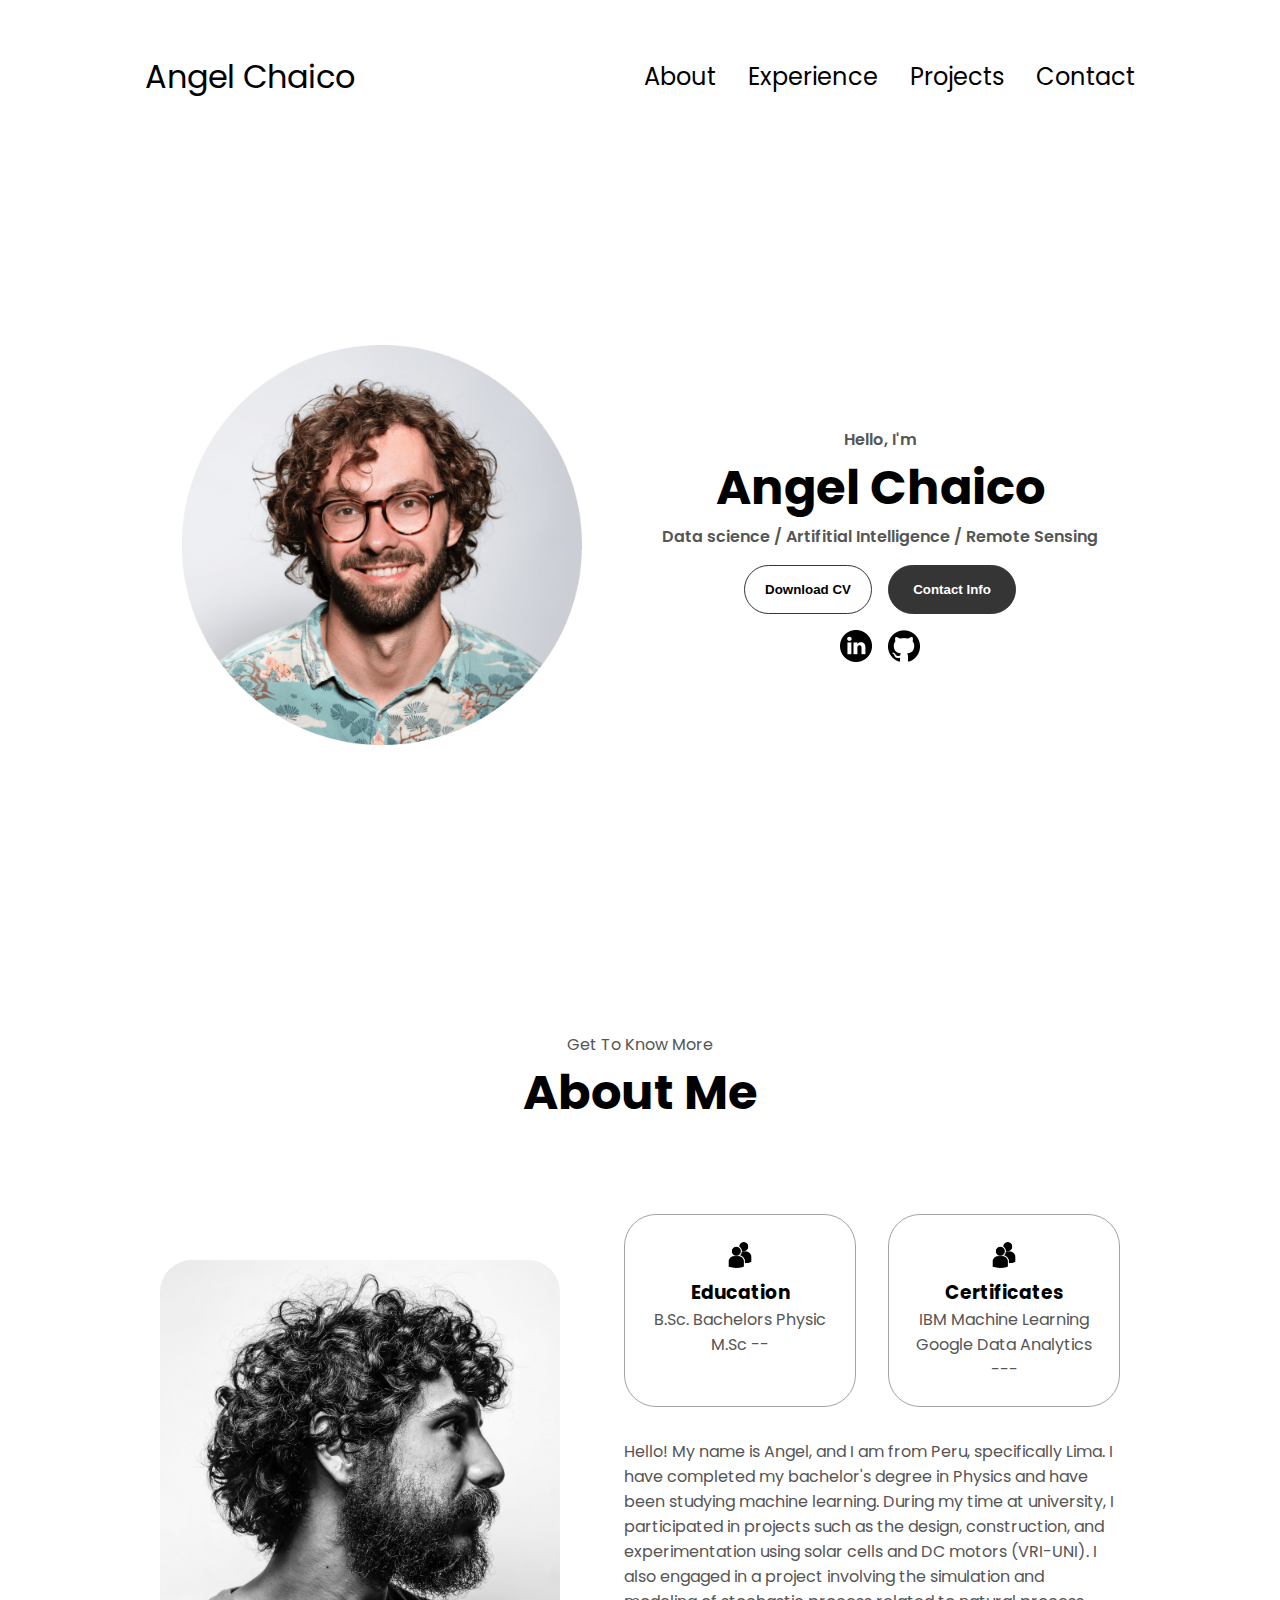
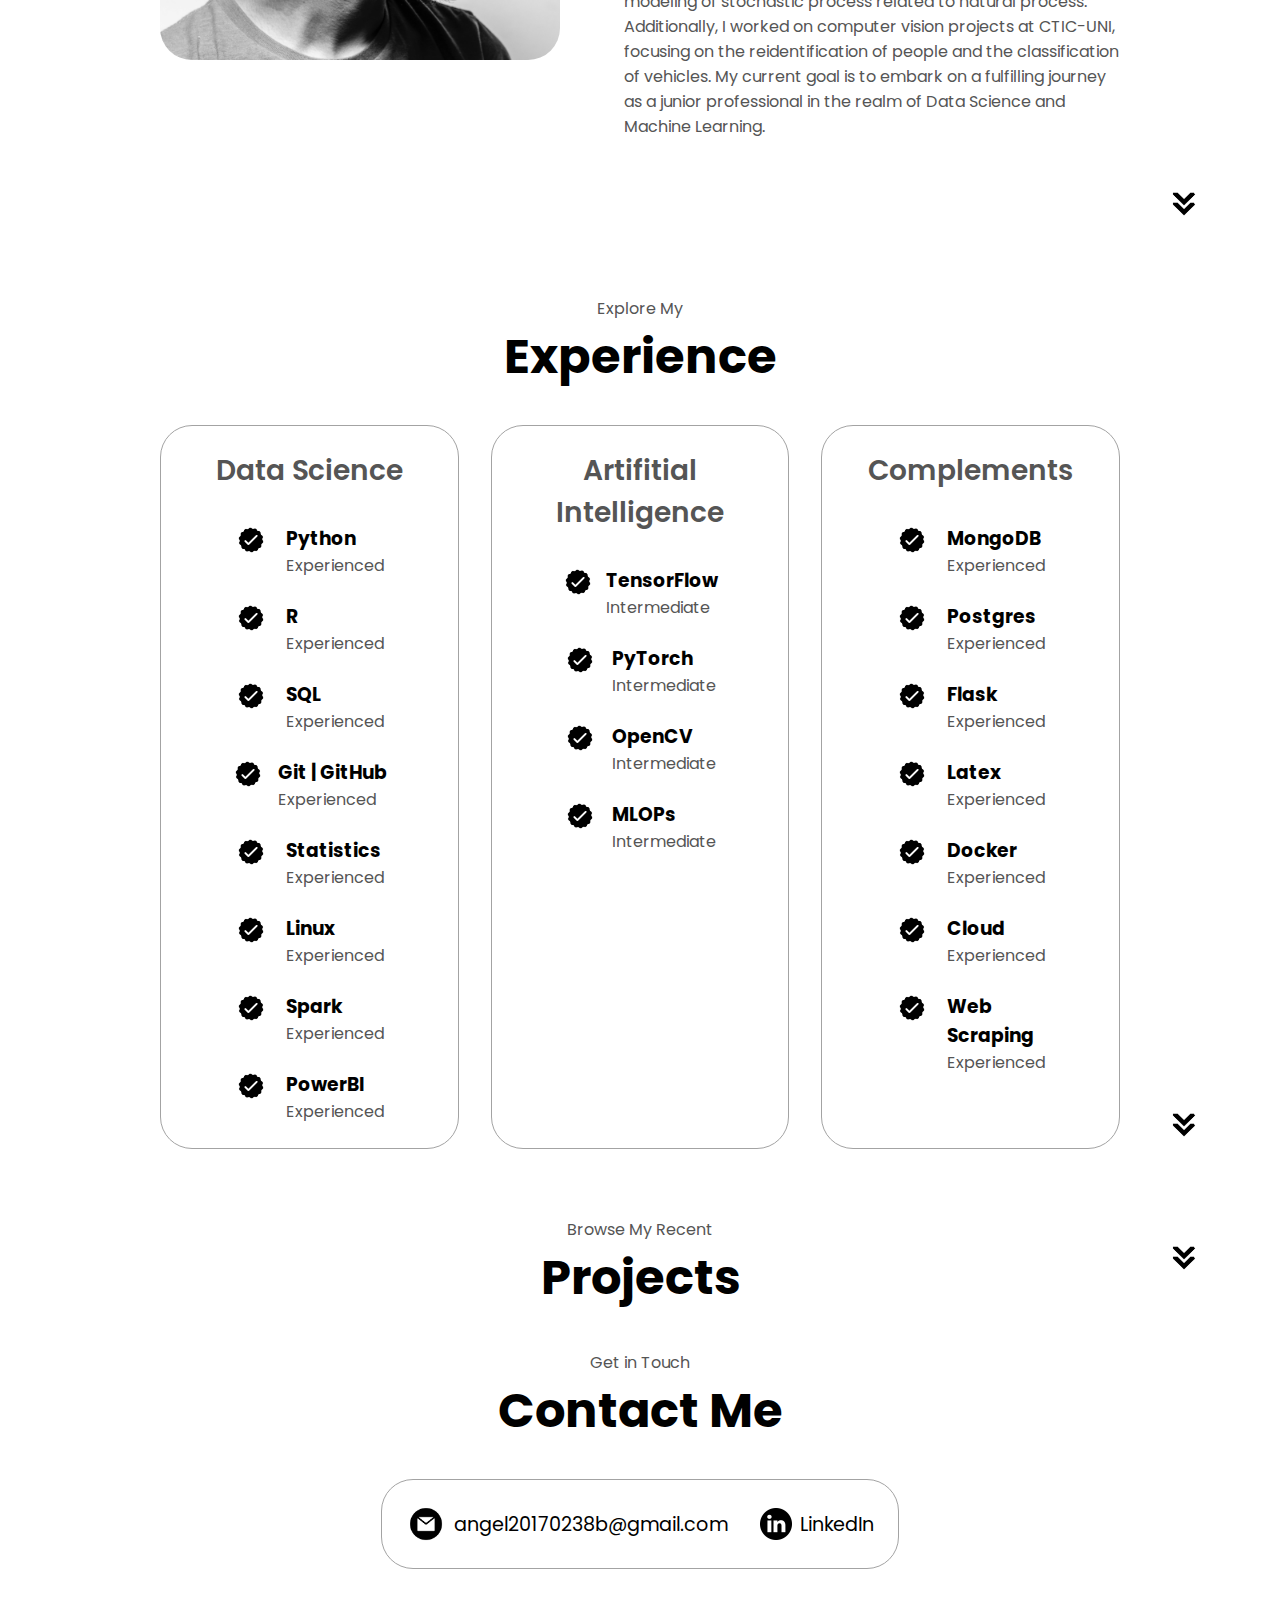
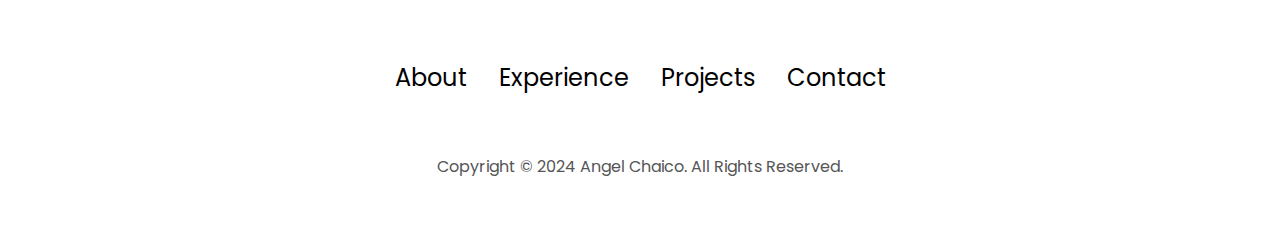
<file: index.html>
<!DOCTYPE html>
<html lang="en">
  <head>
    <meta charset="UTF-8" />
    <meta http-equiv="X-UA-Compatible" content="IE=edge" />
    <meta name="viewport" content="width=device-width, initial-scale=1.0" />
    <title>My Portfolio</title>
    <link rel="stylesheet" href="style.css" />
    <link rel="stylesheet" href="mediaqueries.css" />
  </head>
  <body>
    <nav id="desktop-nav">
      <div class="logo">Angel Chaico</div>
      <div>
        <ul class="nav-links">
          <li><a href="#about">About</a></li>
          <!--<li><a href="#skills">Skills</a></li>-->
          <li><a href="#experience">Experience</a></li>
          <li><a href="#projects">Projects</a></li>
          <!--<li><a href="#blogpost">BlogPost</a></li>-->
          <li><a href="#contact">Contact</a></li>
        </ul>
      </div>
    </nav>
    <nav id="hamburger-nav">
      <div class="logo">Angel Chaico</div>
      <div class="hamburger-menu">
        <div class="hamburger-icon" onclick="toggleMenu()">
          <span></span>
          <span></span>
          <span></span>
        </div>
        <div class="menu-links">
          <li><a href="#about" onclick="toggleMenu()">About</a></li>
          <!--<li><a href="#skills" onclick="toggleMenu()">Skills</a></li>-->
          <li><a href="#experience" onclick="toggleMenu()">Experience</a></li>
          <li><a href="#projects" onclick="toggleMenu()">Projects</a></li>
          <!---<li><a href="#blogpost" onclick="toggleMenu()">BlogPost</a></li>-->
          <li><a href="#contact" onclick="toggleMenu()">Contact</a></li>
        </div>
      </div>
    </nav>
    <section id="profile">
      <div class="section__pic-container">
        <img src="./assets/profile-pic.png" alt="John Doe profile picture" />
      </div>
      <div class="section__text">
        <p class="section__text__p1">Hello, I'm</p>
        <h1 class="title">Angel Chaico</h1>
        <p class="section__text__p2">Data science / Artifitial Intelligence / Remote Sensing</p>
        <div class="btn-container">
          <button
            class="btn btn-color-2"
            onclick="window.open('./assets/Resumen.pdf')"
          >
            Download CV
          </button>
          <button class="btn btn-color-1" onclick="location.href='./#contact'">
            Contact Info
          </button>
        </div>
        <div id="socials-container">
          <img
            src="./assets/linkedin.png"
            alt="My LinkedIn profile"
            class="icon"
            onclick="location.href='https://linkedin.com/in/angeltcc/'"
          />
          <img
            src="./assets/github.png"
            alt="My Github profile"
            class="icon"
            onclick="location.href='https://github.com/galois1915/'"
          />
        </div>
      </div>
    </section>
    <section id="about">
      <p class="section__text__p1">Get To Know More</p>
      <h1 class="title">About Me</h1>
      <div class="section-container">
        <div class="section__pic-container">
          <img
            src="./assets/about-pic.png"
            alt="Profile picture"
            class="about-pic"
          />
        </div>
        <div class="about-details-container">
          <div class="about-containers">
            <!--<div class="details-container">
              <img
                src="./assets/experience.png"
                alt="Experience icon"
                class="icon"
              />
              <h3>Experience</h3>
              <p>1+ years <br />Computer vision</p>
            </div>-->
            <div class="details-container">
              <img
                src="./assets/education.png"
                alt="Education icon"
                class="icon"
              />
              <h3>Education</h3>
              <p>B.Sc. Bachelors Physic</pp><br />M.Sc --</p>
            </div>
            <div class="details-container">
              <img
                src="./assets/education.png"
                alt="Education icon"
                class="icon"
              />
              <h3>Certificates</h3>
              <p>IBM Machine Learning</pp><br />Google Data Analytics<br/>---</p>
            </div>
          </div>
          <div class="text-container">
            <p>
              Hello! My name is Angel, and I am from Peru, specifically Lima. 
              I have completed my bachelor's degree in Physics and have been studying machine learning. 
              During my time at university, I participated in projects such as the design, construction, 
              and experimentation using solar cells and DC motors (VRI-UNI). I also engaged in a project              
              involving the simulation and modeling of stochastic process related to natural process. 
              Additionally, I worked on computer vision projects at CTIC-UNI, focusing on the 
              reidentification of people and the classification of vehicles. My current goal is 
              to embark on a fulfilling journey as a junior professional in the realm of Data Science 
              and Machine Learning.
            </p>
          </div>
        </div>
      </div>
      <img
        src="./assets/arrow.png"
        alt="Arrow icon"
        class="icon arrow"
        onclick="location.href='./#experience'"
      />
    </section>
    <section id="experience">
      <p class="section__text__p1">Explore My</p>
      <h1 class="title">Experience</h1>
      <div class="experience-details-container">
        <div class="about-containers">
          <div class="details-container">
            <h2 class="experience-sub-title">Data Science</h2>
            <div class="article-container">
              <article>
                <img
                  src="./assets/checkmark.png"
                  alt="Experience icon"
                  class="icon"
                />
                <div>
                  <h3>Python</h3>
                  <p>Experienced</p>
                </div>
              </article>
              <article>
                <img
                  src="./assets/checkmark.png"
                  alt="Experience icon"
                  class="icon"
                />
                <div>
                  <h3>R</h3>
                  <p>Experienced</p>
                </div>
              </article>
              <article>
                <img
                  src="./assets/checkmark.png"
                  alt="Experience icon"
                  class="icon"
                />
                <div>
                  <h3>SQL</h3>
                  <p>Experienced</p>
                </div>
              </article>
              <article>
                <img
                  src="./assets/checkmark.png"
                  alt="Experience icon"
                  class="icon"
                />
                <div>
                  <h3>Git | GitHub</h3>
                  <p>Experienced</p>
                </div>
              </article>
              <article>
                <img
                  src="./assets/checkmark.png"
                  alt="Experience icon"
                  class="icon"
                />
                <div>
                  <h3>Statistics</h3>
                  <p>Experienced</p>
                </div>
              </article>
              <article>
                <img
                  src="./assets/checkmark.png"
                  alt="Experience icon"
                  class="icon"
                />
                <div>
                  <h3>Linux</h3>
                  <p>Experienced</p>
                </div>
              </article>
              <article>
                <img
                  src="./assets/checkmark.png"
                  alt="Experience icon"
                  class="icon"
                />
                <div>
                  <h3>Spark</h3>
                  <p>Experienced</p>
                </div>
              </article>
              <article>
                <img
                  src="./assets/checkmark.png"
                  alt="Experience icon"
                  class="icon"
                />
                <div>
                  <h3>PowerBI</h3>
                  <p>Experienced</p>
                </div>
              </article>
            </div>
            </div>
            <div class="details-container">
            <h2 class="experience-sub-title">Artifitial Intelligence</h2>
            <div class="article-container">
              <article>
                <img
                  src="./assets/checkmark.png"
                  alt="Experience icon"
                  class="icon"
                />
                <div>
                  <h3>TensorFlow</h3>
                  <p>Intermediate</p>
                </div>
              </article>
              <article>
                <img
                  src="./assets/checkmark.png"
                  alt="Experience icon"
                  class="icon"
                />
                <div>
                  <h3>PyTorch</h3>
                  <p>Intermediate</p>
                </div>
              </article>
              <article>
                <img
                  src="./assets/checkmark.png"
                  alt="Experience icon"
                  class="icon"
                />
                <div>
                  <h3>OpenCV</h3>
                  <p>Intermediate</p>
                </div>
              </article>
              <article>
                <img
                  src="./assets/checkmark.png"
                  alt="Experience icon"
                  class="icon"
                />
                <div>
                  <h3>MLOPs</h3>
                  <p>Intermediate</p>
                </div>
              </article>
              <!--<article>
                <img
                  src="./assets/checkmark.png"
                  alt="Experience icon"
                  class="icon"
                />
                <div>
                  <h3>NLKT| Dlib| MLflow | Transformers</h3>
                  <p>Intermediate</p>
                </div>-->
              </article>
            </div>
            </div>
            <!--<div class="details-container">
            <h2 class="experience-sub-title">Remote Sensing</h2>
            <div class="article-container">
              <article>
                <img
                  src="./assets/checkmark.png"
                  alt="Experience icon"
                  class="icon"
                />
                <div>
                  <h3>QGIS</h3>
                  <p>Experienced</p>
                </div>
              </article>
              <article>
                <img
                  src="./assets/checkmark.png"
                  alt="Experience icon"
                  class="icon"
                />
                <div>
                  <h3>SNAP</h3>
                  <p>Experienced</p>
                </div>
              </article>
            </div>
            </div>-->
            <div class="details-container">
              <h2 class="experience-sub-title">Complements</h2>
              <div class="article-container">
                <article>
                  <img
                    src="./assets/checkmark.png"
                    alt="Experience icon"
                    class="icon"
                  />
                  <div>
                    <h3>MongoDB</h3>
                    <p>Experienced</p>
                  </div>
                </article>
                <article>
                  <img
                    src="./assets/checkmark.png"
                    alt="Experience icon"
                    class="icon"
                  />
                  <div>
                    <h3>Postgres</h3>
                    <p>Experienced</p>
                  </div>
                </article>
                <article>
                  <img
                    src="./assets/checkmark.png"
                    alt="Experience icon"
                    class="icon"
                  />
                  <div>
                    <h3>Flask</h3>
                    <p>Experienced</p>
                  </div>
                </article>
                <article>
                  <img
                    src="./assets/checkmark.png"
                    alt="Experience icon"
                    class="icon"
                  />
                  <div>
                    <h3>Latex</h3>
                    <p>Experienced</p>
                  </div>
                </article>
                <article>
                  <img
                    src="./assets/checkmark.png"
                    alt="Experience icon"
                    class="icon"
                  />
                  <div>
                    <h3>Docker</h3>
                    <p>Experienced</p>
                  </div>
                </article>
                <article>
                  <img
                    src="./assets/checkmark.png"
                    alt="Experience icon"
                    class="icon"
                  />
                  <div>
                    <h3>Cloud</h3>
                    <p>Experienced</p>
                  </div>
                </article>
                <article>
                  <img
                    src="./assets/checkmark.png"
                    alt="Experience icon"
                    class="icon"
                  />
                  <div>
                    <h3>Web<br>Scraping</h3>
                    <p>Experienced</p>
                  </div>
                </article>                
              </div>
            </div>      
        </div>
      </div>
      <img
        src="./assets/arrow.png"
        alt="Arrow icon"
        class="icon arrow"
        onclick="location.href='./#projects'"
      />
    </section>
    <section id="projects">
      <p class="section__text__p1">Browse My Recent</p>
      <h1 class="title">Projects</h1>
      <div class="experience-details-container">
      <!--
        <div class="about-containers">
          <div class="details-container color-container">
            <div class="article-container">
              <img
                src="./assets/project-1.png"
                alt="Project 1"
                class="project-img"
              />
            </div>
            <h2 class="experience-sub-title project-title">Project One</h2>
            <div class="btn-container">
              <button
                class="btn btn-color-2 project-btn"
                onclick="location.href='https://github.com/'"
              >
                Github
              </button>
              <button
                class="btn btn-color-2 project-btn"
                onclick="location.href='https://github.com/'"
              >
                Live Demo
              </button>
            </div>
          </div>
          <div class="details-container color-container">
            <div class="article-container">
              <img
                src="./assets/project-3.png"
                alt="Project 3"
                class="project-img"
              />
            </div>
            <h2 class="experience-sub-title project-title">Project Three</h2>
            <div class="btn-container">
              <button
                class="btn btn-color-2 project-btn"
                onclick="location.href='https://github.com/'"
              >
                Github
              </button>
              <button
                class="btn btn-color-2 project-btn"
                onclick="location.href='https://github.com/'"
              >
                Live Demo
              </button>
            </div>
          </div>
        </div>
      -->
      </div>
      <img
        src="./assets/arrow.png"
        alt="Arrow icon"
        class="icon arrow"
        onclick="location.href='./#contact'"
      />
    </section>
    <section id="contact">
      <p class="section__text__p1">Get in Touch</p>
      <h1 class="title">Contact Me</h1>
      <div class="contact-info-upper-container">
        <div class="contact-info-container">
          <img
            src="./assets/email.png"
            alt="Email icon"
            class="icon contact-icon email-icon"
          />
          <p><a href="mailto:examplemail@gmail.com">angel20170238b@gmail.com</a></p>
        </div>
        <div class="contact-info-container">
          <img
            src="./assets/linkedin.png"
            alt="LinkedIn icon"
            class="icon contact-icon"
          />
          <p><a href="https://linkedin.com/in/angeltcc/">LinkedIn</a></p>
        </div>
      </div>
    </section>
    <footer>
      <nav>
        <div class="nav-links-container">
          <ul class="nav-links">
            <li><a href="#about">About</a></li>
            <!--<li><a href="#skills">Skills</a></li>-->
            <li><a href="#experience">Experience</a></li>
            <li><a href="#projects">Projects</a></li>
            <li><a href="#contact">Contact</a></li>
          </ul>
        </div>
      </nav>
      <p>Copyright &#169; 2024 Angel Chaico. All Rights Reserved.</p>
    </footer>
    <script src="script.js"></script>
  </body>
</html>
</file>
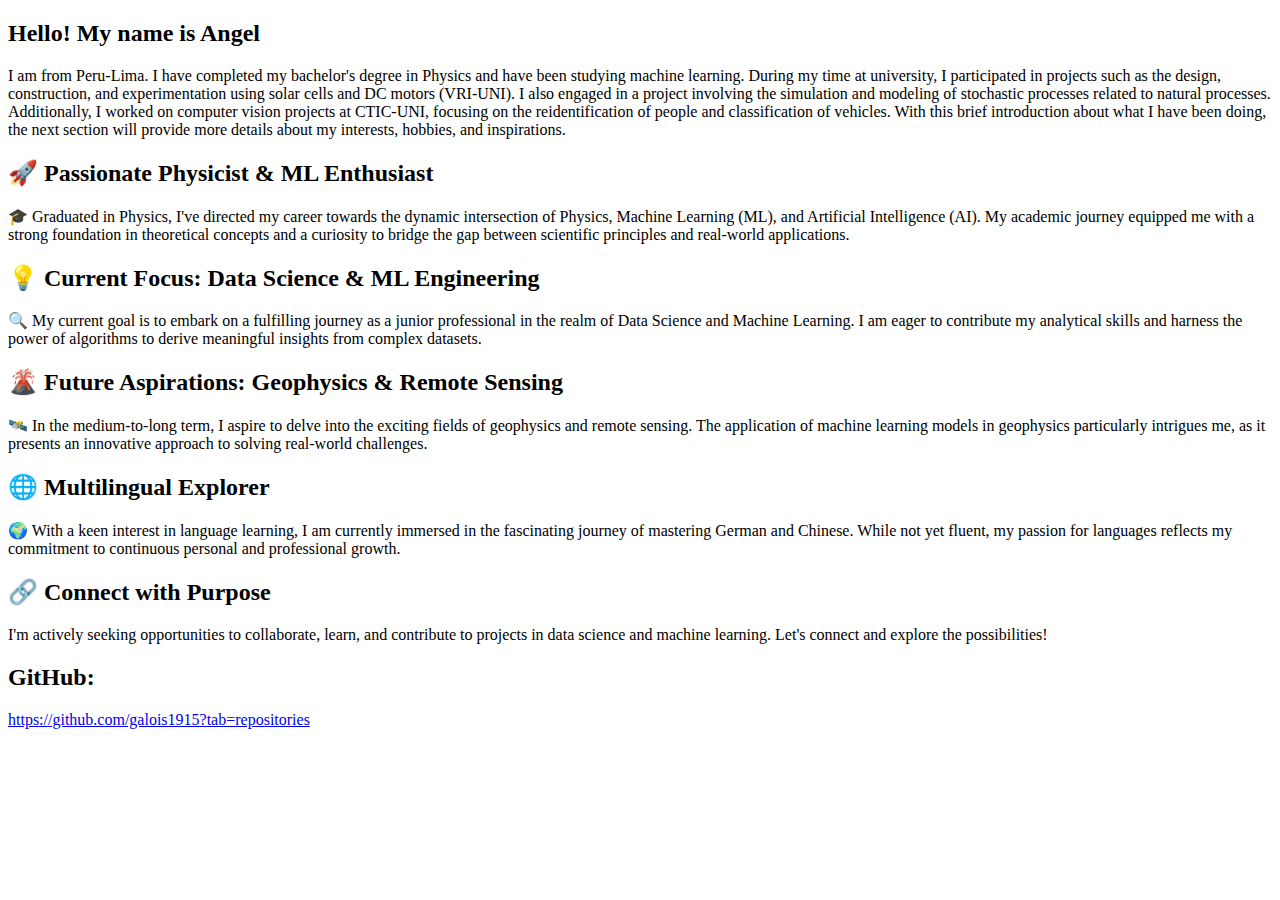
<file: aboutme.html>
<!DOCTYPE html>
<html lang="en">
<head>
  <meta charset="UTF-8">
  <meta name="viewport" content="width=device-width, initial-scale=1.0">
  <title>About Angel</title>
</head>
<body>

  <section>
    <h2>Hello! My name is Angel</h2>
    <p>I am from Peru-Lima. I have completed my bachelor's degree in Physics and have been studying machine learning. During my time at university, I participated in projects such as the design, construction, and experimentation using solar cells and DC motors (VRI-UNI). I also engaged in a project involving the simulation and modeling of stochastic processes related to natural processes. Additionally, I worked on computer vision projects at CTIC-UNI, focusing on the reidentification of people and classification of vehicles. With this brief introduction about what I have been doing, the next section will provide more details about my interests, hobbies, and inspirations.</p>
  </section>

  <section>
    <h2>🚀 Passionate Physicist & ML Enthusiast</h2>
    <p>🎓 Graduated in Physics, I've directed my career towards the dynamic intersection of Physics, Machine Learning (ML), and Artificial Intelligence (AI). My academic journey equipped me with a strong foundation in theoretical concepts and a curiosity to bridge the gap between scientific principles and real-world applications.</p>
  </section>

  <section>
    <h2>💡 Current Focus: Data Science & ML Engineering</h2>
    <p>🔍 My current goal is to embark on a fulfilling journey as a junior professional in the realm of Data Science and Machine Learning. I am eager to contribute my analytical skills and harness the power of algorithms to derive meaningful insights from complex datasets.</p>
  </section>

  <section>
    <h2>🌋 Future Aspirations: Geophysics & Remote Sensing</h2>
    <p>🛰️ In the medium-to-long term, I aspire to delve into the exciting fields of geophysics and remote sensing. The application of machine learning models in geophysics particularly intrigues me, as it presents an innovative approach to solving real-world challenges.</p>
  </section>

  <section>
    <h2>🌐 Multilingual Explorer</h2>
    <p>🌍 With a keen interest in language learning, I am currently immersed in the fascinating journey of mastering German and Chinese. While not yet fluent, my passion for languages reflects my commitment to continuous personal and professional growth.</p>
  </section>

  <section>
    <h2>🔗 Connect with Purpose</h2>
    <p>I'm actively seeking opportunities to collaborate, learn, and contribute to projects in data science and machine learning. Let's connect and explore the possibilities!</p>
  </section>

  <section>
    <h2>GitHub:</h2>
    <p><a href="https://github.com/galois1915?tab=repositories" target="_blank">https://github.com/galois1915?tab=repositories</a></p>
  </section>

</body>
</html>
</file>
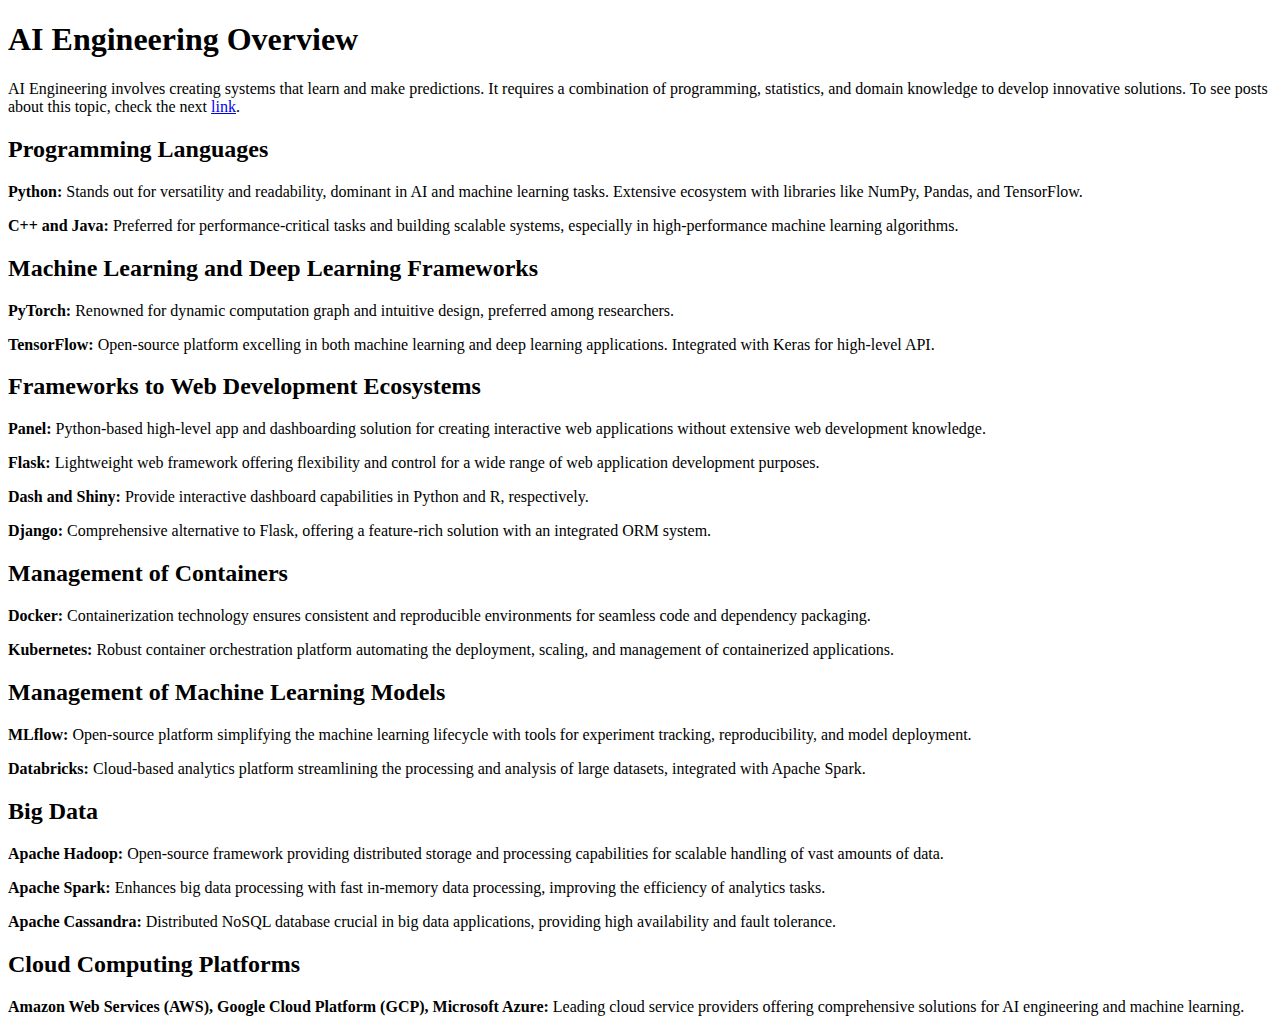
<file: ai.html>
<!DOCTYPE html>
<html lang="en">
<head>
    <meta charset="UTF-8">
    <meta name="viewport" content="width=device-width, initial-scale=1.0">
    <title>AI Engineering Overview</title>
</head>
<body>

    <h1>AI Engineering Overview</h1>

    <p>AI Engineering involves creating systems that learn and make predictions. 
        It requires a combination of programming, statistics, and domain knowledge 
        to develop innovative solutions. To see posts about this topic, check the next <a href="#">link</a>.</p>

    <h2>Programming Languages</h2>

    <p><strong>Python:</strong> Stands out for versatility and readability, 
        dominant in AI and machine learning tasks. Extensive ecosystem with 
        libraries like NumPy, Pandas, and TensorFlow.</p>

    <p><strong>C++ and Java:</strong> Preferred for performance-critical 
        tasks and building scalable systems, especially in high-performance 
        machine learning algorithms.</p>

    <h2>Machine Learning and Deep Learning Frameworks</h2>

    <p><strong>PyTorch:</strong> Renowned for dynamic computation graph and 
        intuitive design, preferred among researchers.</p>

    <p><strong>TensorFlow:</strong> Open-source platform excelling in both 
        machine learning and deep learning applications. Integrated with 
        Keras for high-level API.</p>

    <h2>Frameworks to Web Development Ecosystems</h2>

    <p><strong>Panel:</strong> Python-based high-level app and dashboarding 
        solution for creating interactive web applications without extensive 
        web development knowledge.</p>

    <p><strong>Flask:</strong> Lightweight web framework offering flexibility 
        and control for a wide range of web application development purposes.</p>

    <p><strong>Dash and Shiny:</strong> Provide interactive dashboard capabilities 
        in Python and R, respectively.</p>

    <p><strong>Django:</strong> Comprehensive alternative to Flask, offering a 
        feature-rich solution with an integrated ORM system.</p>

    <h2>Management of Containers</h2>

    <p><strong>Docker:</strong> Containerization technology ensures consistent 
        and reproducible environments for seamless code and dependency packaging.</p>

    <p><strong>Kubernetes:</strong> Robust container orchestration platform 
        automating the deployment, scaling, and management of containerized 
        applications.</p>

    <h2>Management of Machine Learning Models</h2>

    <p><strong>MLflow:</strong> Open-source platform simplifying the machine 
        learning lifecycle with tools for experiment tracking, reproducibility, 
        and model deployment.</p>

    <p><strong>Databricks:</strong> Cloud-based analytics platform streamlining 
        the processing and analysis of large datasets, integrated with Apache Spark.</p>

    <h2>Big Data</h2>

    <p><strong>Apache Hadoop:</strong> Open-source framework providing distributed 
        storage and processing capabilities for scalable handling of vast amounts 
        of data.</p>

    <p><strong>Apache Spark:</strong> Enhances big data processing with fast 
        in-memory data processing, improving the efficiency of analytics tasks.</p>

    <p><strong>Apache Cassandra:</strong> Distributed NoSQL database crucial in 
        big data applications, providing high availability and fault tolerance.</p>

    <h2>Cloud Computing Platforms</h2>

    <p><strong>Amazon Web Services (AWS), Google Cloud Platform (GCP), 
        Microsoft Azure:</strong> Leading cloud service providers offering 
        comprehensive solutions for AI engineering and machine learning.</p>

</body>
</html>
</file>
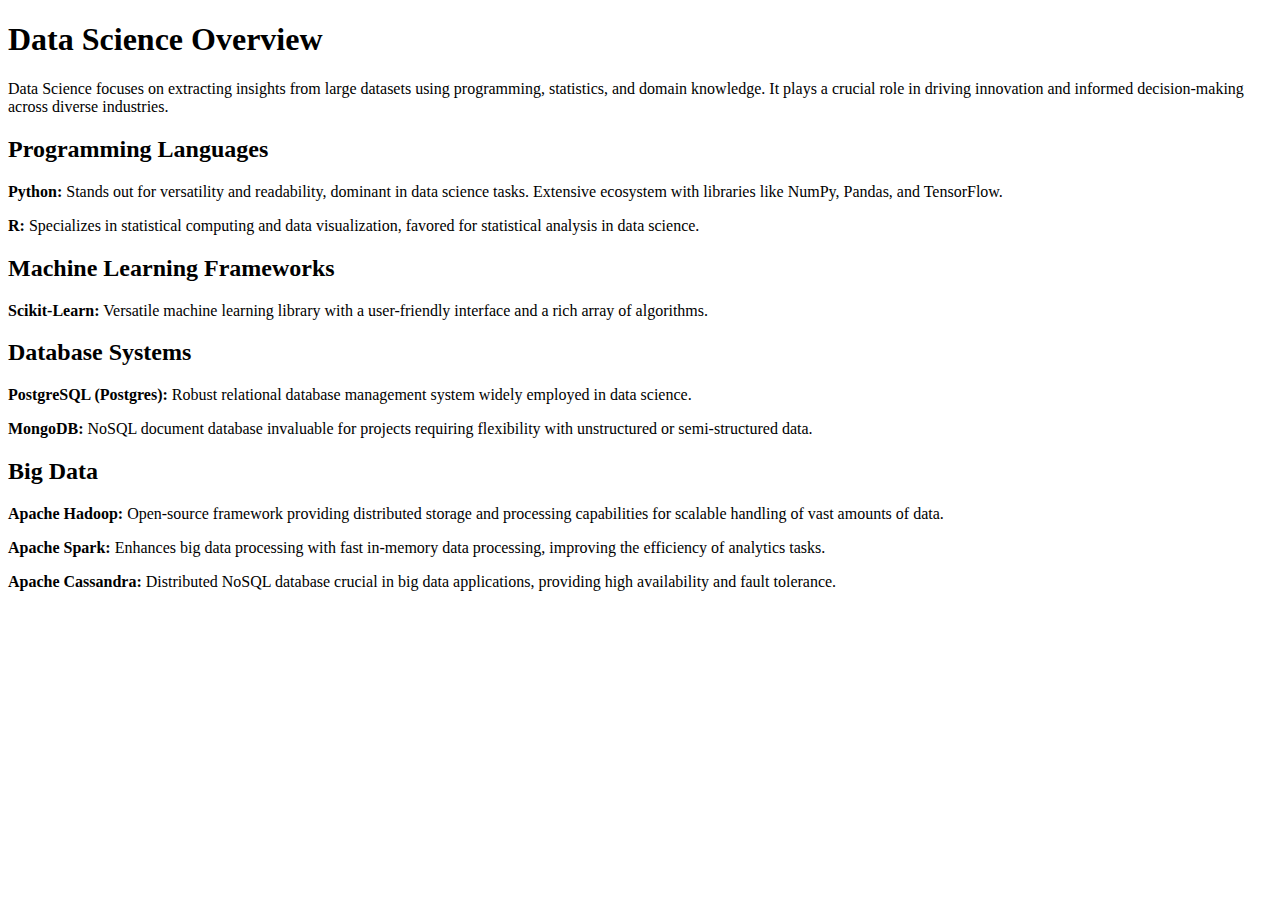
<file: datascience.html>
<!DOCTYPE html>
<html lang="en">
<head>
    <meta charset="UTF-8">
    <meta name="viewport" content="width=device-width, initial-scale=1.0">
    <title>Data Science Overview</title>
</head>
<body>

    <h1>Data Science Overview</h1>

    <p>Data Science focuses on extracting insights from large datasets using 
        programming, statistics, and domain knowledge. It plays a crucial role 
        in driving innovation and informed decision-making across diverse industries.</p>

    <h2>Programming Languages</h2>

    <p><strong>Python:</strong> Stands out for versatility and readability, 
        dominant in data science tasks. Extensive ecosystem with libraries like 
        NumPy, Pandas, and TensorFlow.</p>

    <p><strong>R:</strong> Specializes in statistical computing and data 
        visualization, favored for statistical analysis in data science.</p>

    <h2>Machine Learning Frameworks</h2>

    <p><strong>Scikit-Learn:</strong> Versatile machine learning library with a 
        user-friendly interface and a rich array of algorithms.</p>

    <h2>Database Systems</h2>

    <p><strong>PostgreSQL (Postgres):</strong> Robust relational database management 
        system widely employed in data science.</p>

    <p><strong>MongoDB:</strong> NoSQL document database invaluable for projects 
        requiring flexibility with unstructured or semi-structured data.</p>

    <h2>Big Data</h2>

    <p><strong>Apache Hadoop:</strong> Open-source framework providing distributed 
        storage and processing capabilities for scalable handling of vast amounts 
        of data.</p>

    <p><strong>Apache Spark:</strong> Enhances big data processing with fast 
        in-memory data processing, improving the efficiency of analytics tasks.</p>

    <p><strong>Apache Cassandra:</strong> Distributed NoSQL database crucial in 
        big data applications, providing high availability and fault tolerance.</p>

</body>
</html>
</file>
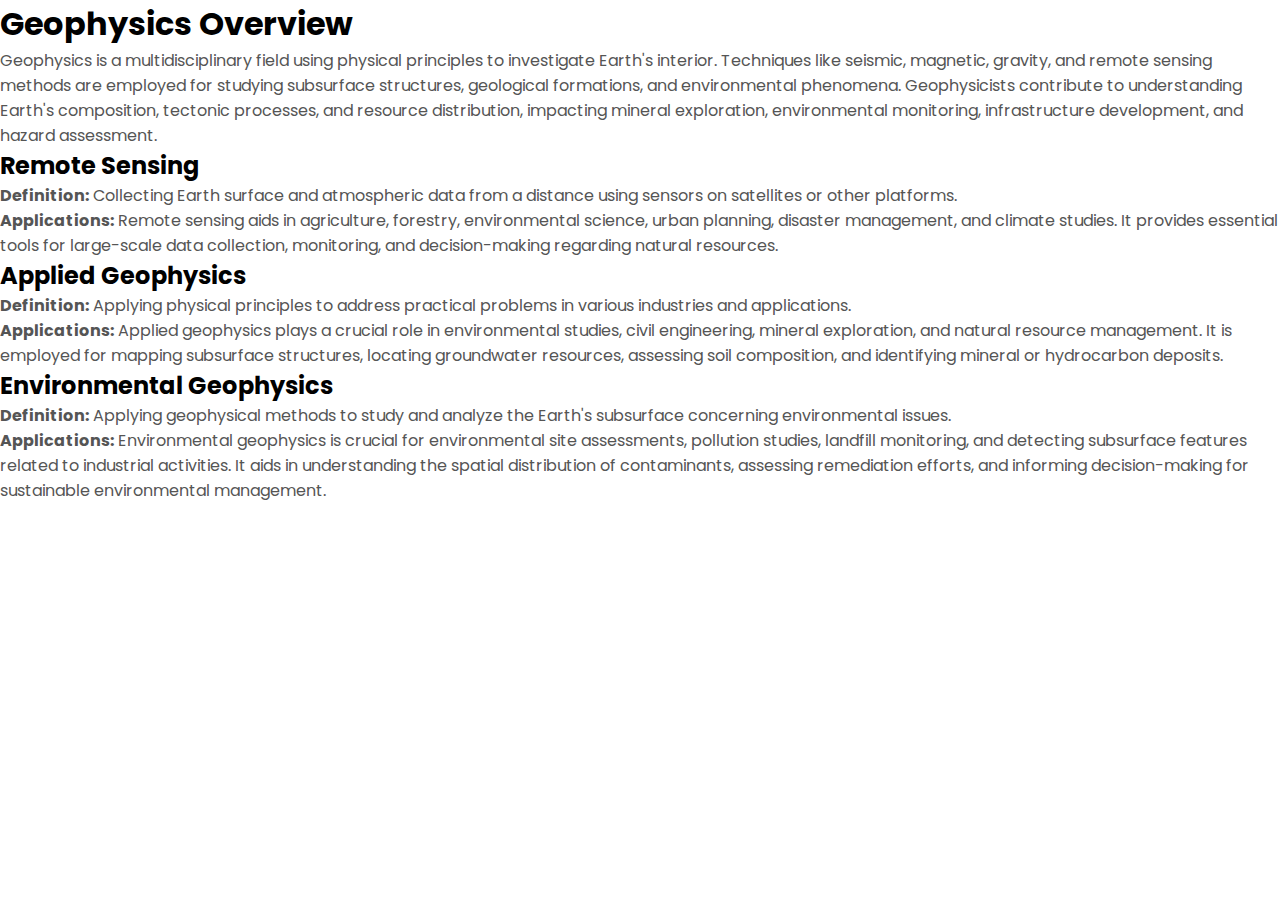
<file: geophysic.html>
<!DOCTYPE html>
<html lang="en">
<head>
    <meta charset="UTF-8" />
    <meta http-equiv="X-UA-Compatible" content="IE=edge" />
    <meta name="viewport" content="width=device-width, initial-scale=1.0">
    <title>Geophysics Overview</title>
    <link rel="stylesheet" href="style.css" />
    <link rel="stylesheet" href="mediaqueries.css" />
</head>
<body>

    <h1>Geophysics Overview</h1>

    <p>Geophysics is a multidisciplinary field using physical principles to 
        investigate Earth's interior. Techniques like seismic, magnetic, 
        gravity, and remote sensing methods are employed for studying subsurface 
        structures, geological formations, and environmental phenomena. 
        Geophysicists contribute to understanding Earth's composition, tectonic 
        processes, and resource distribution, impacting mineral exploration, 
        environmental monitoring, infrastructure development, and hazard assessment.</p>

    <h2>Remote Sensing</h2>

    <p><strong>Definition:</strong> Collecting Earth surface and atmospheric 
        data from a distance using sensors on satellites or other platforms.</p>

    <p><strong>Applications:</strong> Remote sensing aids in agriculture, forestry, 
        environmental science, urban planning, disaster management, and climate studies. 
        It provides essential tools for large-scale data collection, monitoring, 
        and decision-making regarding natural resources.</p>

    <h2>Applied Geophysics</h2>

    <p><strong>Definition:</strong> Applying physical principles to address practical 
        problems in various industries and applications.</p>

    <p><strong>Applications:</strong> Applied geophysics plays a crucial role in 
        environmental studies, civil engineering, mineral exploration, and natural 
        resource management. It is employed for mapping subsurface structures, 
        locating groundwater resources, assessing soil composition, and identifying 
        mineral or hydrocarbon deposits.</p>

    <h2>Environmental Geophysics</h2>

    <p><strong>Definition:</strong> Applying geophysical methods to study and analyze 
        the Earth's subsurface concerning environmental issues.</p>

    <p><strong>Applications:</strong> Environmental geophysics is crucial for 
        environmental site assessments, pollution studies, landfill monitoring, 
        and detecting subsurface features related to industrial activities. It aids 
        in understanding the spatial distribution of contaminants, assessing remediation 
        efforts, and informing decision-making for sustainable environmental management.</p>

</body>
</html>
</file>
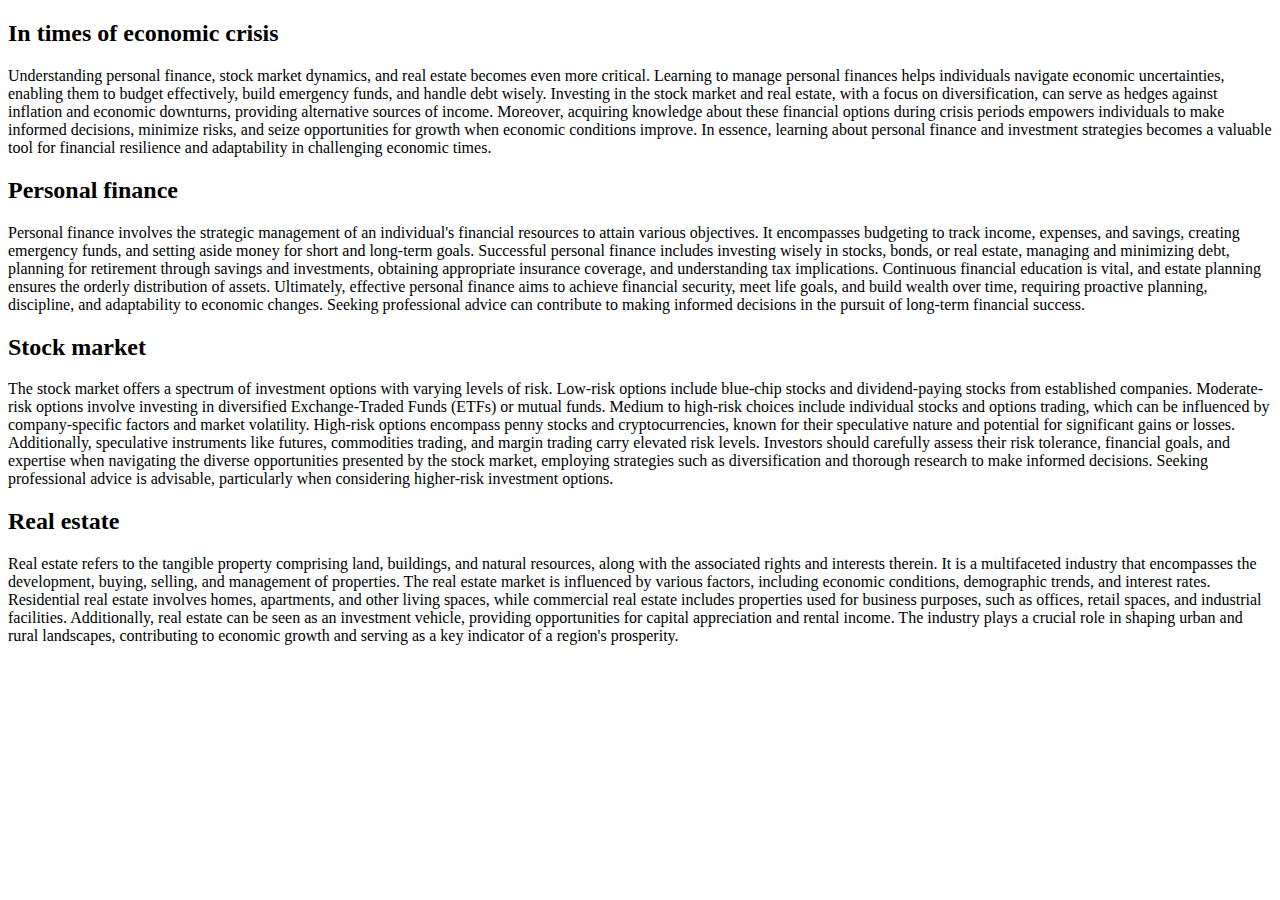
<file: invesment.html>
<!DOCTYPE html>
<html lang="en">
<head>
  <meta charset="UTF-8">
  <meta name="viewport" content="width=device-width, initial-scale=1.0">
  <title>Financial Information</title>
</head>
<body>

  <section>
    <h2>In times of economic crisis</h2>
    <p>Understanding personal finance, stock market dynamics, and real estate becomes even more critical. Learning to manage personal finances helps individuals navigate economic uncertainties, enabling them to budget effectively, build emergency funds, and handle debt wisely. Investing in the stock market and real estate, with a focus on diversification, can serve as hedges against inflation and economic downturns, providing alternative sources of income. Moreover, acquiring knowledge about these financial options during crisis periods empowers individuals to make informed decisions, minimize risks, and seize opportunities for growth when economic conditions improve. In essence, learning about personal finance and investment strategies becomes a valuable tool for financial resilience and adaptability in challenging economic times.</p>
  </section>

  <section>
    <h2>Personal finance</h2>
    <p>Personal finance involves the strategic management of an individual's financial resources to attain various objectives. It encompasses budgeting to track income, expenses, and savings, creating emergency funds, and setting aside money for short and long-term goals. Successful personal finance includes investing wisely in stocks, bonds, or real estate, managing and minimizing debt, planning for retirement through savings and investments, obtaining appropriate insurance coverage, and understanding tax implications. Continuous financial education is vital, and estate planning ensures the orderly distribution of assets. Ultimately, effective personal finance aims to achieve financial security, meet life goals, and build wealth over time, requiring proactive planning, discipline, and adaptability to economic changes. Seeking professional advice can contribute to making informed decisions in the pursuit of long-term financial success.</p>
  </section>

  <section>
    <h2>Stock market</h2>
    <p>The stock market offers a spectrum of investment options with varying levels of risk. Low-risk options include blue-chip stocks and dividend-paying stocks from established companies. Moderate-risk options involve investing in diversified Exchange-Traded Funds (ETFs) or mutual funds. Medium to high-risk choices include individual stocks and options trading, which can be influenced by company-specific factors and market volatility. High-risk options encompass penny stocks and cryptocurrencies, known for their speculative nature and potential for significant gains or losses. Additionally, speculative instruments like futures, commodities trading, and margin trading carry elevated risk levels. Investors should carefully assess their risk tolerance, financial goals, and expertise when navigating the diverse opportunities presented by the stock market, employing strategies such as diversification and thorough research to make informed decisions. Seeking professional advice is advisable, particularly when considering higher-risk investment options.</p>
  </section>

  <section>
    <h2>Real estate</h2>
    <p>Real estate refers to the tangible property comprising land, buildings, and natural resources, along with the associated rights and interests therein. It is a multifaceted industry that encompasses the development, buying, selling, and management of properties. The real estate market is influenced by various factors, including economic conditions, demographic trends, and interest rates. Residential real estate involves homes, apartments, and other living spaces, while commercial real estate includes properties used for business purposes, such as offices, retail spaces, and industrial facilities. Additionally, real estate can be seen as an investment vehicle, providing opportunities for capital appreciation and rental income. The industry plays a crucial role in shaping urban and rural landscapes, contributing to economic growth and serving as a key indicator of a region's prosperity.</p>
  </section>

</body>
</html>
</file>
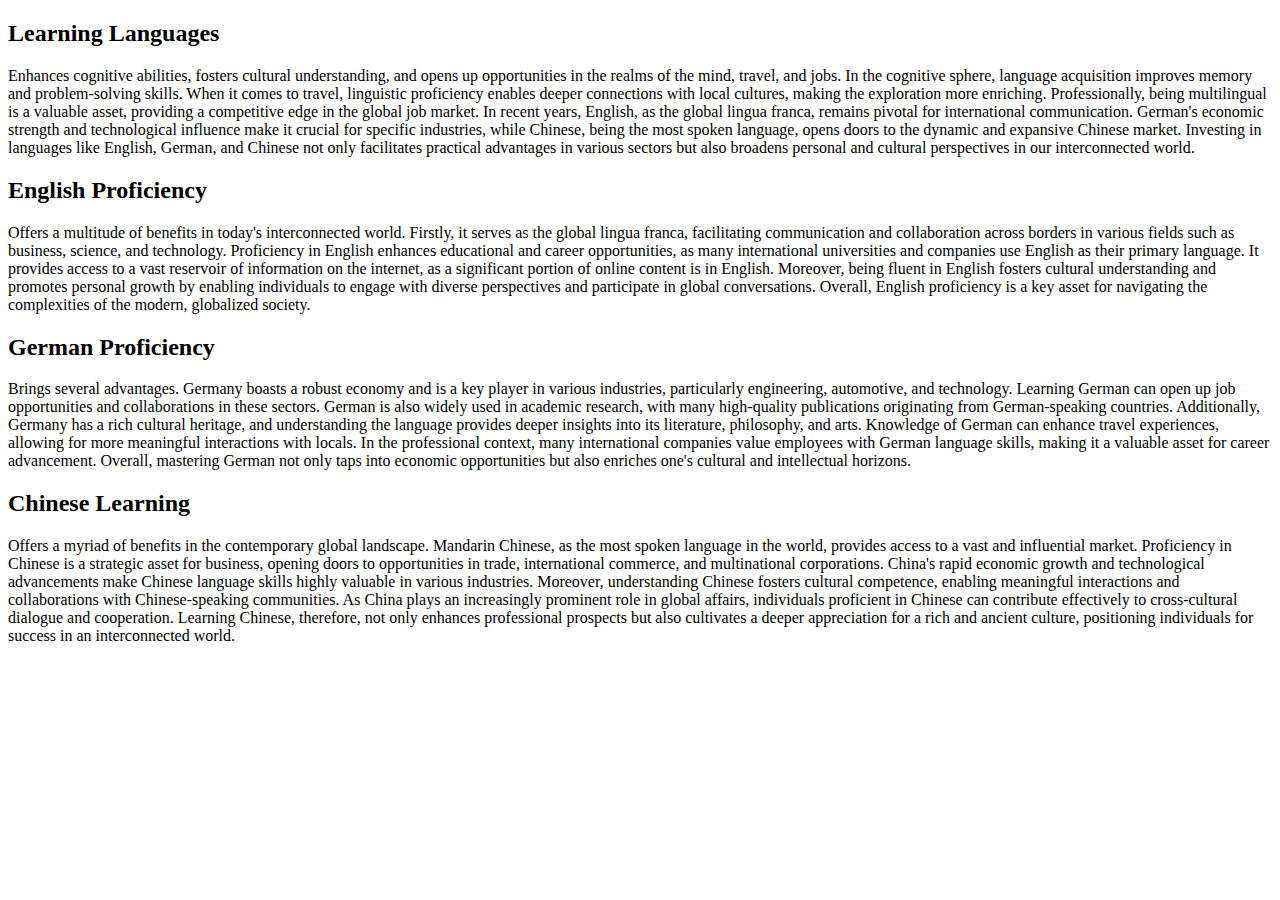
<file: lenguages.html>
<!DOCTYPE html>
<html lang="en">

<head>
    <meta charset="UTF-8">
    <meta name="viewport" content="width=device-width, initial-scale=1.0">
    <title>Language Learning Benefits</title>
</head>

<body>

    <section>
        <h2>Learning Languages</h2>
        <p>Enhances cognitive abilities, fosters cultural understanding, and opens up opportunities in the realms of the mind, travel, and jobs. In the cognitive sphere, language acquisition improves memory and problem-solving skills. When it comes to travel, linguistic proficiency enables deeper connections with local cultures, making the exploration more enriching. Professionally, being multilingual is a valuable asset, providing a competitive edge in the global job market. In recent years, English, as the global lingua franca, remains pivotal for international communication. German's economic strength and technological influence make it crucial for specific industries, while Chinese, being the most spoken language, opens doors to the dynamic and expansive Chinese market. Investing in languages like English, German, and Chinese not only facilitates practical advantages in various sectors but also broadens personal and cultural perspectives in our interconnected world.</p>
    </section>

    <section>
        <h2>English Proficiency</h2>
        <p>Offers a multitude of benefits in today's interconnected world. Firstly, it serves as the global lingua franca, facilitating communication and collaboration across borders in various fields such as business, science, and technology. Proficiency in English enhances educational and career opportunities, as many international universities and companies use English as their primary language. It provides access to a vast reservoir of information on the internet, as a significant portion of online content is in English. Moreover, being fluent in English fosters cultural understanding and promotes personal growth by enabling individuals to engage with diverse perspectives and participate in global conversations. Overall, English proficiency is a key asset for navigating the complexities of the modern, globalized society.</p>
    </section>

    <section>
        <h2>German Proficiency</h2>
        <p>Brings several advantages. Germany boasts a robust economy and is a key player in various industries, particularly engineering, automotive, and technology. Learning German can open up job opportunities and collaborations in these sectors. German is also widely used in academic research, with many high-quality publications originating from German-speaking countries. Additionally, Germany has a rich cultural heritage, and understanding the language provides deeper insights into its literature, philosophy, and arts. Knowledge of German can enhance travel experiences, allowing for more meaningful interactions with locals. In the professional context, many international companies value employees with German language skills, making it a valuable asset for career advancement. Overall, mastering German not only taps into economic opportunities but also enriches one's cultural and intellectual horizons.</p>
    </section>

    <section>
        <h2>Chinese Learning</h2>
        <p>Offers a myriad of benefits in the contemporary global landscape. Mandarin Chinese, as the most spoken language in the world, provides access to a vast and influential market. Proficiency in Chinese is a strategic asset for business, opening doors to opportunities in trade, international commerce, and multinational corporations. China's rapid economic growth and technological advancements make Chinese language skills highly valuable in various industries. Moreover, understanding Chinese fosters cultural competence, enabling meaningful interactions and collaborations with Chinese-speaking communities. As China plays an increasingly prominent role in global affairs, individuals proficient in Chinese can contribute effectively to cross-cultural dialogue and cooperation. Learning Chinese, therefore, not only enhances professional prospects but also cultivates a deeper appreciation for a rich and ancient culture, positioning individuals for success in an interconnected world.</p>
    </section>

</body>

</html>
</file>
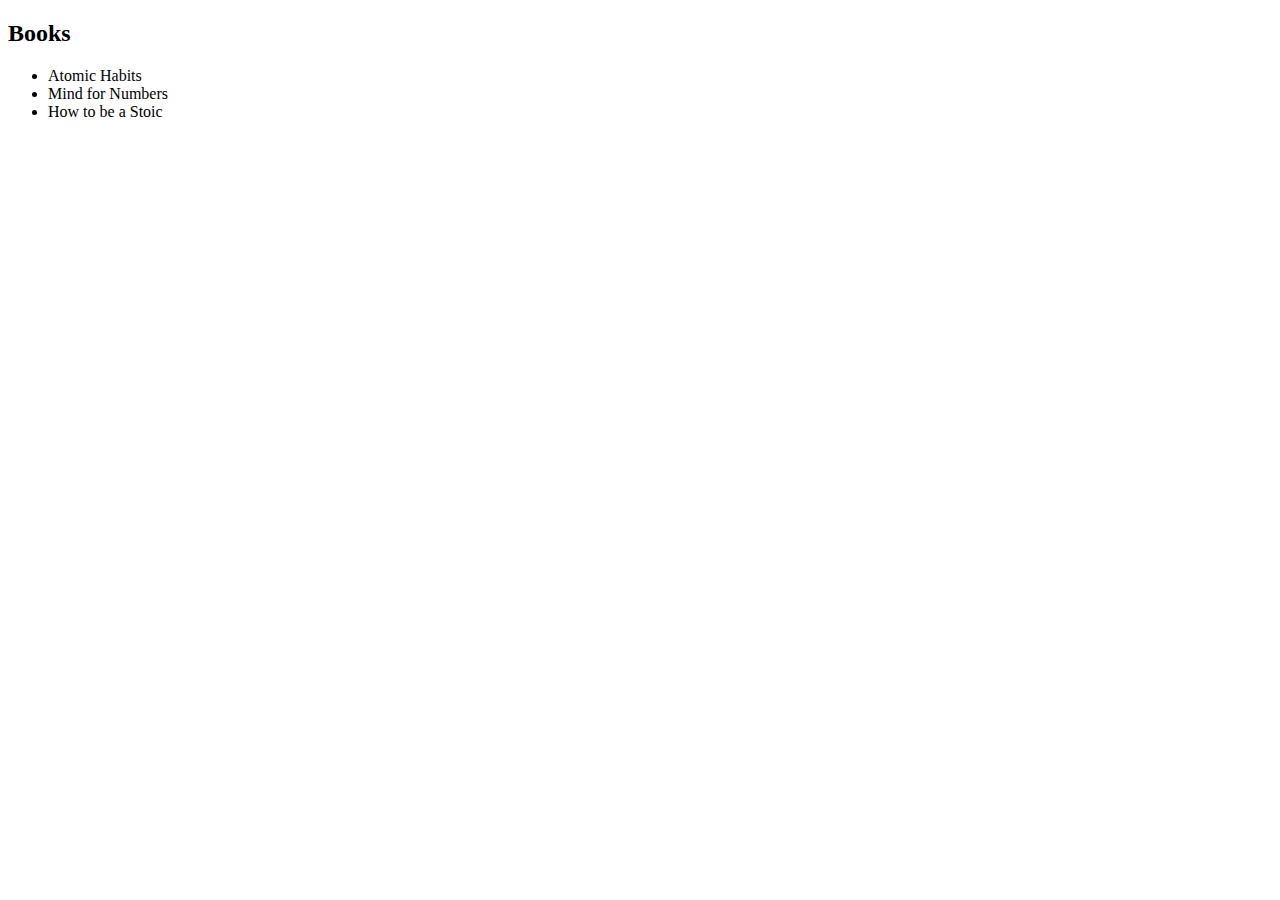
<file: mindset.html>
<!DOCTYPE html>
<html lang="en">
<head>
  <meta charset="UTF-8">
  <meta name="viewport" content="width=device-width, initial-scale=1.0">
  <title>Book List</title>
</head>
<body>

  <section>
    <h2>Books</h2>
    <ul>
      <li>Atomic Habits</li>
      <li>Mind for Numbers</li>
      <li>How to be a Stoic</li>
    </ul>
  </section>

</body>
</html>
</file>
<file: style.css>
/* GENERAL */

@import url("https://fonts.googleapis.com/css2?family=Poppins:wght@300;400;500;600&display=swap");

* {
  margin: 0;
  padding: 0;
}

body {
  font-family: "Poppins", sans-serif;
}

html {
  scroll-behavior: smooth;
}

p {
  color: rgb(85, 85, 85);
}

/* TRANSITION */

a,
.btn {
  transition: all 300ms ease;
}

/* DESKTOP NAV */

nav,
.nav-links {
  display: flex;
}

nav {
  justify-content: space-around;
  align-items: center;
  height: 17vh;
}

.nav-links {
  gap: 2rem;
  list-style: none;
  font-size: 1.5rem;
}

a {
  color: black;
  text-decoration: none;
  text-decoration-color: white;
}

a:hover {
  color: grey;
  text-decoration: underline;
  text-underline-offset: 1rem;
  text-decoration-color: rgb(181, 181, 181);
}

.logo {
  font-size: 2rem;
}

.logo:hover {
  cursor: default;
}

/* HAMBURGER MENU */

#hamburger-nav {
  display: none;
}

.hamburger-menu {
  position: relative;
  display: inline-block;
}

.hamburger-icon {
  display: flex;
  flex-direction: column;
  justify-content: space-between;
  height: 24px;
  width: 30px;
  cursor: pointer;
}

.hamburger-icon span {
  width: 100%;
  height: 2px;
  background-color: black;
  transition: all 0.3 ease-in-out;
}

.menu-links {
  position: absolute;
  top: 100%;
  right: 0;
  background-color: white;
  width: fit-content;
  max-height: 0;
  overflow: hidden;
  transition: all 0.3 ease-in-out;
}

.menu-links a {
  display: block;
  padding: 10px;
  text-align: center;
  font-size: 1.2rem;
  color: black;
  text-decoration: none;
  transition: all 0.3 ease-in-out;
}

.menu-links li {
  list-style: none;
}

.menu-links.open {
  max-height: 300px;
}

.hamburger-icon.open span:first-child {
  transform: rotate(45deg) translate(10px, 5px);
}

.hamburger-icon.open span:nth-child(2) {
  opacity: 0;
}

.hamburger-icon.open span:last-child {
  transform: rotate(-45deg) translate(10px, -5px);
}

.hamburger-icon span:first-child {
  transform: none;
}

.hamburger-icon span:first-child {
  opacity: 1;
}

.hamburger-icon span:first-child {
  transform: none;
}

/* SECTIONS */

section {
  padding-top: 4vh;
  height: 96vh;
  margin: 0 10rem;
  box-sizing: border-box;
  min-height: fit-content;
}

.section-container {
  display: flex;
}

/* PROFILE SECTION */

#profile {
  display: flex;
  justify-content: center;
  gap: 5rem;
  height: 80vh;
}

.section__pic-container {
  display: flex;
  height: 400px;
  width: 400px;
  margin: auto 0;
}

.section__text {
  align-self: center;
  text-align: center;
}

.section__text p {
  font-weight: 600;
}

.section__text__p1 {
  text-align: center;
}

.section__text__p2 {
  font-size: 1.rem;
  margin-bottom: 1rem;
}

.title {
  font-size: 3rem;
  text-align: center;
}

#socials-container {
  display: flex;
  justify-content: center;
  margin-top: 1rem;
  gap: 1rem;
}

/* ICONS */

.icon {
  cursor: pointer;
  height: 2rem;
}

/* BUTTONS */

.btn-container {
  display: flex;
  justify-content: center;
  gap: 1rem;
}

.btn {
  font-weight: 600;
  transition: all 300ms ease;
  padding: 1rem;
  width: 8rem;
  border-radius: 2rem;
}

.btn-color-1,
.btn-color-2 {
  border: rgb(53, 53, 53) 0.1rem solid;
}

.btn-color-1:hover,
.btn-color-2:hover {
  cursor: pointer;
}

.btn-color-1,
.btn-color-2:hover {
  background: rgb(53, 53, 53);
  color: white;
}

.btn-color-1:hover {
  background: rgb(0, 0, 0);
}

.btn-color-2 {
  background: none;
}

.btn-color-2:hover {
  border: rgb(255, 255, 255) 0.1rem solid;
}

.btn-container {
  gap: 1rem;
}

/* ABOUT SECTION */

#about {
  position: relative;
}

.about-containers {
  gap: 2rem;
  margin-bottom: 2rem;
  margin-top: 2rem;
}

.about-details-container {
  justify-content: center;
  flex-direction: column;
}

.about-containers,
.about-details-container {
  display: flex;
}

.about-pic {
  border-radius: 2rem;
}

.arrow {
  position: absolute;
  right: -5rem;
  bottom: 2.5rem;
}

.details-container {
  padding: 1.5rem;
  flex: 1;
  background: white;
  border-radius: 2rem;
  border: rgb(53, 53, 53) 0.1rem solid;
  border-color: rgb(163, 163, 163);
  text-align: center;
}

.section-container {
  gap: 4rem;
  height: 80%;
}

.section__pic-container {
  height: 400px;
  width: 400px;
  margin: auto 0;
}

/* EXPERIENCE SECTION */

#experience {
  position: relative;
}

.experience-sub-title {
  color: rgb(85, 85, 85);
  font-weight: 600;
  font-size: 1.75rem;
  margin-bottom: 2rem;
}

.experience-details-container {
  display: flex;
  justify-content: center;
  flex-direction: column;
}

.article-container {
  display: flex;
  text-align: initial;
  flex-wrap: wrap;
  flex-direction: row;
  gap: 1.5rem;
  justify-content: space-around;
}

article {
  display: flex;
  width: 10rem;
  justify-content: space-around;
  gap: 0.5rem;
}

article .icon {
  cursor: default;
}

/* PROJECTS SECTION */

#projects {
  position: relative;
}

.color-container {
  border-color: rgb(163, 163, 163);
  background: rgb(250, 250, 250);
}

.project-img {
  border-radius: 1rem;
  width: 90%;
  height: 90%;
}

.project-title {
  margin: 1rem;
  color: black;
}

.project-btn {
  color: black;
  border-color: rgb(163, 163, 163);
}

/* CONTACT */

#contact {
  display: flex;
  justify-content: center;
  flex-direction: column;
  height: 70vh;
}

.contact-info-upper-container {
  display: flex;
  justify-content: center;
  border-radius: 2rem;
  border: rgb(53, 53, 53) 0.1rem solid;
  border-color: rgb(163, 163, 163);
  background: (250, 250, 250);
  margin: 2rem auto;
  padding: 0.5rem;
}

.contact-info-container {
  display: flex;
  align-items: center;
  justify-content: center;
  gap: 0.5rem;
  margin: 1rem;
}

.contact-info-container p {
  font-size: larger;
}

.contact-icon {
  cursor: default;
}

.email-icon {
  height: 2.5rem;
}

/* FOOTER SECTION */

footer {
  height: 26vh;
  margin: 0 1rem;
}

footer p {
  text-align: center;
}
</file>
<file: mediaqueries.css>
@media screen and (max-width: 1400px) {
  #profile {
    height: 83vh;
    margin-bottom: 6rem;
  }
  .about-containers {
    flex-wrap: wrap;
  }
  #contact,
  #projects {
    height: fit-content;
  }
}

@media screen and (max-width: 1200px) {
  #desktop-nav {
    display: none;
  }
  #hamburger-nav {
    display: flex;
  }
  #experience,
  .experience-details-container {
    margin-top: 2rem;
  }
  #profile,
  .section-container {
    display: block;
  }
  .arrow {
    display: none;
  }
  section,
  .section-container {
    height: fit-content;
  }
  section {
    margin: 0 5%;
  }
  .section__pic-container {
    width: 275px;
    height: 275px;
    margin: 0 auto 2rem;
  }
  .about-containers {
    margin-top: 0;
  }
}

@media screen and (max-width: 600px) {
  #contact,
  footer {
    height: 40vh;
  }
  #profile {
    height: 83vh;
    margin-bottom: 0;
  }
  article {
    font-size: 1rem;
  }
  footer nav {
    height: fit-content;
    margin-bottom: 2rem;
  }
  .about-containers,
  .contact-info-upper-container,
  .btn-container {
    flex-wrap: wrap;
  }
  .contact-info-container {
    margin: 0;
  }
  .contact-info-container p,
  .nav-links li a {
    font-size: 1rem;
  }
  .experience-sub-title {
    font-size: 1.25rem;
  }
  .logo {
    font-size: 1.5rem;
  }
  .nav-links {
    flex-direction: column;
    gap: 0.5rem;
    text-align: center;
  }
  .section__pic-container {
    width: auto;
    height: 46vw;
    justify-content: center;
  }
  .section__text__p2 {
    font-size: 1.25rem;
  }
  .title {
    font-size: 2rem;
  }
  .text-container {
    text-align: justify;
  }
}
</file>
